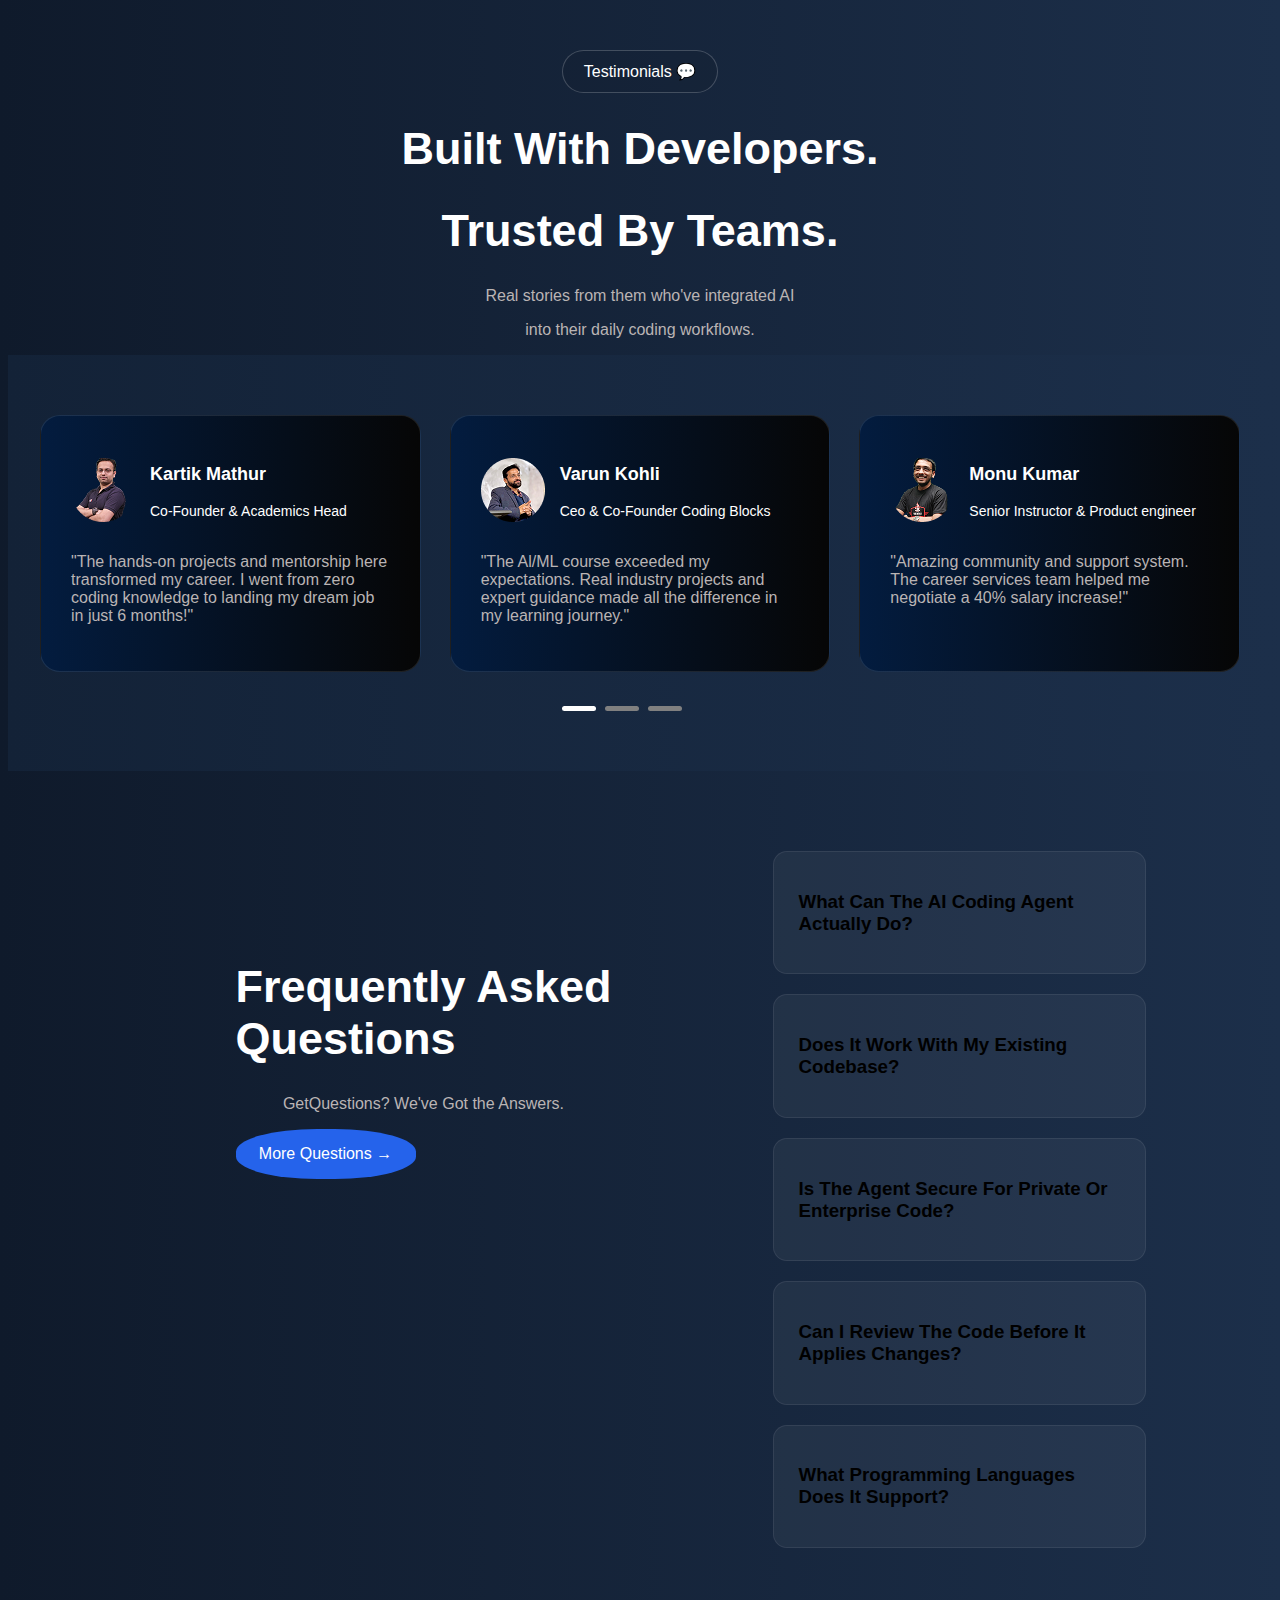
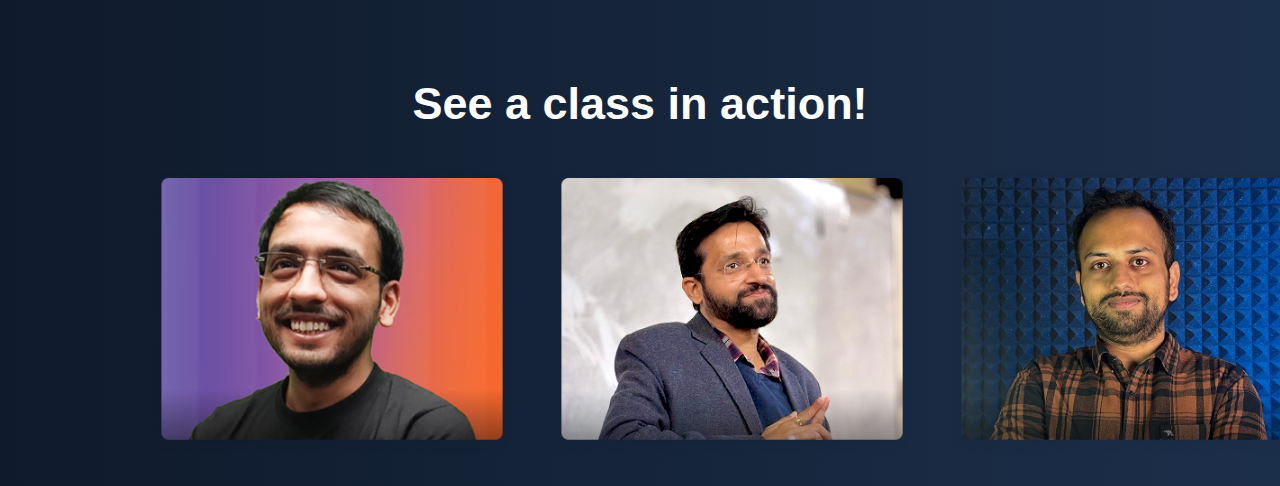
<file: testimonials/index.html>
<!DOCTYPE html>
<html lang="en">
<head>
    <meta charset="UTF-8">
    <meta name="viewport" content="width=device-width, initial-scale=1.0">
    <title>Testimonials</title>
    <link rel="stylesheet" href="style.css">
</head>
<body>
    <div class="test_container">
       <button class="btn">Testimonials 💬</button>
    </div>
    <h1>Built With Developers.</h1>
    <h1>Trusted By Teams.</h1>
    <p>Real stories from them who've integrated AI</p>
       <p>into their daily coding workflows.</p>
    
    <section class="test-section">
      <div class="test-container">

    <!-- card 1 -->
    <div class="card">
      <div class="card-karthiksir">
        <img src="kartikSir.png" alt="Kartiksir">
        <div>
          <h3>Kartik Mathur</h3>
          <p>Co-Founder & Academics Head</p>
        </div>
      </div>
      <p class="text">
        "The hands-on projects and mentorship here transformed my career. 
        I went from zero coding knowledge to landing my dream job in just 6 months!"
      </p>
    </div>

    <div class="card">
      <div class="card-karthiksir">
        <img src="varunSir.png" alt="varunSir">
        <div>
          <h3>Varun Kohli</h3>
          <p>Ceo & Co-Founder Coding Blocks</p>
        </div>
      </div>
      <p class="text">
       "The Al/ML course exceeded my expectations. Real industry projects and expert guidance made all the difference in my learning journey."
      </p>
    </div>

    <div class="card">
      <div class="card-karthiksir">
        <img src="monuSir.png" alt="monuSir">
        <div>
          <h3>Monu Kumar</h3>
          <p>Senior Instructor & Product engineer</p>
        </div>
      </div>
      <p class="text">
       "Amazing community and support system.
       The career services team helped me negotiate a 40% salary increase!"
      </p>
    </div>

  </div>
  <div class="carousels">
    <span class="carousel active"></span>
    <span class="carousel"></span>
    <span class="carousel"></span>
  </div>

</section>


<section class="qns">
  <div class="qns-container">

    <div class="qns">
      <h1>Frequently Asked<br>Questions</h1>
      <p>GetQuestions? We've Got the Answers.</p>
      <a href="#" class="qns-more">More Questions →</a>
    </div>

    <div class="qns-right">

      <div class="faq-item">
  <h3>What Can The AI Coding Agent Actually Do?</h3>
  
</div>

<div class="faq-item">
  <h3>Does It Work With My Existing Codebase?</h3>
  
</div>

<div class="faq-item">
  <h3>Is The Agent Secure For Private Or Enterprise Code?</h3>
  
</div>

<div class="faq-item">
  <h3>Can I Review The Code Before It Applies Changes?</h3>
  
</div>

<div class="faq-item">
  <h3>What Programming Languages Does It Support?</h3>
 
</div>

    </div>
  </div>
</section>

<section class="sectioncard">
    <h1>See a class in action!</h1>
    <div class="card-plays">
      <div class="cardplay">
        <img src="unsplash_Qs_Zkak27Jk.png" alt="Instructor 1">
        <div class="playbtn"></div>
      </div>

      <div class="cardplay">
        <img src="unsplash_Qs_Zkak27Jk (1).png" alt="Instructor 2">
        <div class="playbtn"></div>
      </div>

      <div class="cardplay">
        <img src="unsplash_Qs_Zkak27Jk (2).png" alt="Instructor 3">
        <div class="playbtn"></div>
      </div>
    </div>
  </section>


</body>
</html>
</file>
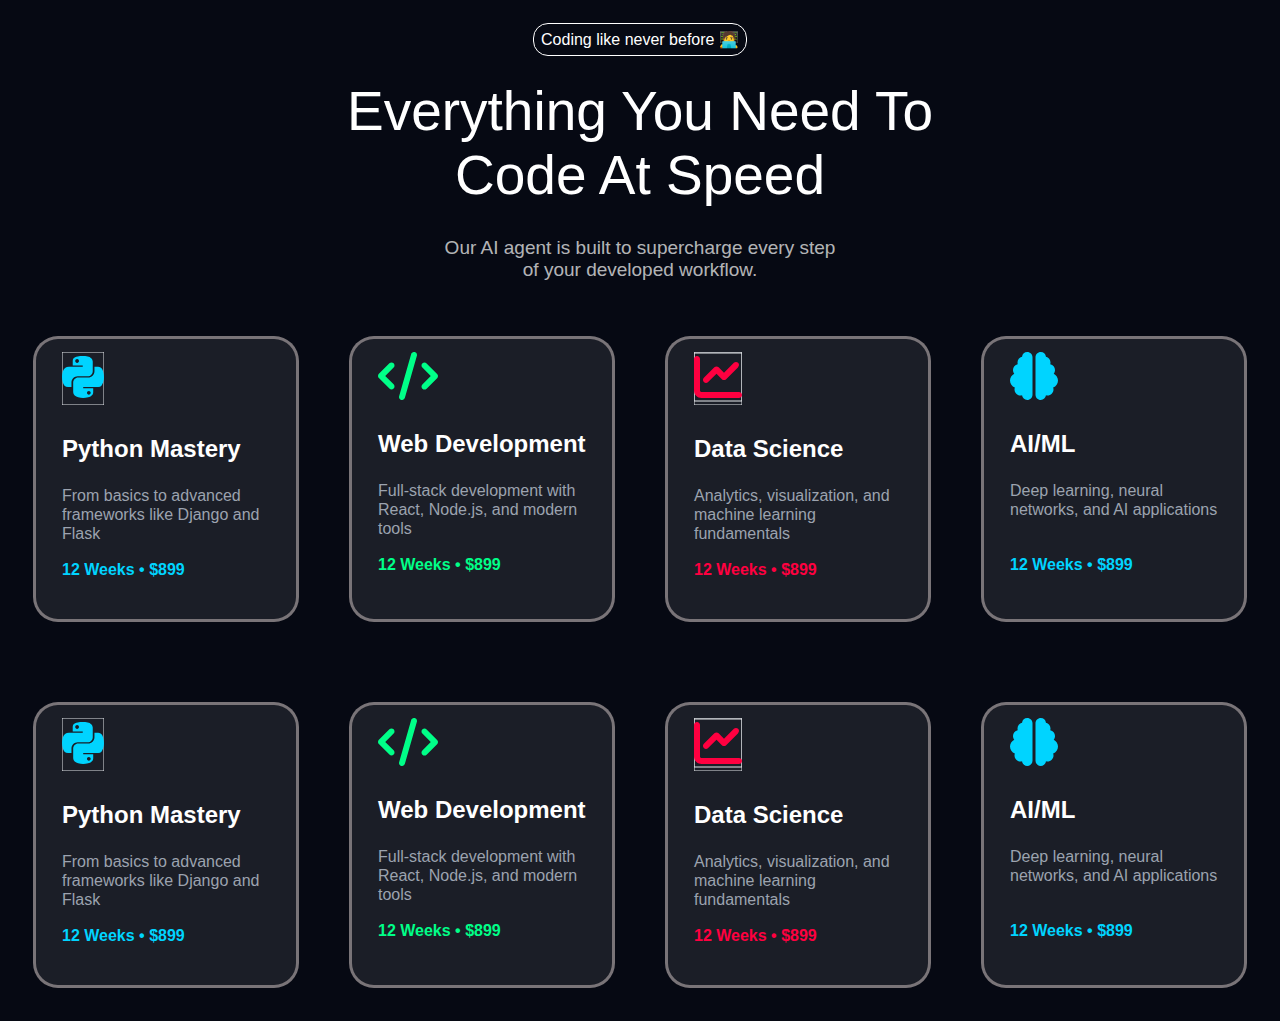
<file: himangshu.html>
<!DOCTYPE html>
<html lang="en">
<head>
    <meta charset="UTF-8">
    <meta name="viewport" content="width=device-width, initial-scale=1.0">
    <title>Document</title>
    <link rel="stylesheet" href="himangshu.css">
</head>
<body>
   
    <div class="top">
        <div>
            <span class="abc">Coding like never before 🧑‍💻 </span>
        </div>
        <div>
            <span class="xyz">
                Everything You Need To <br>
                Code At Speed
            </span>
        </div>
        <div>
            <span class="pqr">
                Our AI agent is built to supercharge every step<br>of your developed workflow.
            </span>
        </div>
    </div>

   <div class="cards">
        <div class="set1 set">
            <div class="card1 card">
                <div class="icon">
                    <img src="assets/python.svg" alt="">
                </div>
                <p class="title">Python Mastery</p>
                <div class="info">
                    <p>From basics to advanced</p>
                    <p>frameworks like Django and</p>
                    <p>Flask</p>
                </div>
                <div class="price">
                    <p style="color:rgba(0, 212, 255, 1);">12 Weeks • $899</p>
                </div>
            </div>
            <div class="card2 card">
                <div class="icon">
                    <img src="assets/Frame.svg" alt="">
                </div>
                <p class="title">Web Development </p>
                <div class="info">
                    <p>Full-stack development with</p>
                    <p>React, Node.js, and modern</p>
                    <p>tools</p>
                </div>
                <div class="price">
                    <p style="color:#00FF88;">12 Weeks • $899</p>
                </div>
            </div>
            <div class="card3 card">
                <div class="icon">
                    <img src="assets/i.svg" alt="">
                </div>
                <p class="title">Data Science</p>
                <div class="info">
                    <p>Analytics, visualization, and</p>
                    <p>machine learning</p>
                    <p>fundamentals</p>
                </div>
                <div class="price">
                    <p style="color: #FF0040;">12 Weeks • $899</p>
                </div>
            </div>
            <div class="card4 card">
                <div class="icon">
                    <img src="assets/svg.svg" alt="">
                </div>
                <p class="title">AI/ML</p>
                <div class="info">
                    <p>Deep learning, neural</p>
                    <p>networks, and AI applications</p>
                    <p>‎ </p>
                </div>
                <div class="price">
                    <p style="color: #00D4FF;">12 Weeks • $899</p>
                </div>
            </div>
        </div>
        <div class="set1 set">
            <div class="card1 card">
                <div class="icon">
                    <img src="assets/python.svg" alt="">
                </div>
                <p class="title">Python Mastery</p>
                <div class="info">
                    <p>From basics to advanced</p>
                    <p>frameworks like Django and</p>
                    <p>Flask</p>
                </div>
                <div class="price">
                    <p style="color:rgba(0, 212, 255, 1);">12 Weeks • $899</p>
                </div>
            </div>
            <div class="card2 card">
                <div class="icon">
                    <img src="assets/Frame.svg" alt="">
                </div>
                <p class="title">Web Development </p>
                <div class="info">
                    <p>Full-stack development with</p>
                    <p>React, Node.js, and modern</p>
                    <p>tools</p>
                </div>
                <div class="price">
                    <p style="color:#00FF88;">12 Weeks • $899</p>
                </div>
            </div>
            <div class="card3 card">
                <div class="icon">
                    <img src="assets/i.svg" alt="">
                </div>
                <p class="title">Data Science</p>
                <div class="info">
                    <p>Analytics, visualization, and</p>
                    <p>machine learning</p>
                    <p>fundamentals</p>
                </div>
                <div class="price">
                    <p style="color: #FF0040;">12 Weeks • $899</p>
                </div>
            </div>
            <div class="card4 card">
                <div class="icon">
                    <img src="assets/svg.svg" alt="">
                </div>
                <p class="title">AI/ML</p>
                <div class="info">
                    <p>Deep learning, neural</p>
                    <p>networks, and AI applications</p>
                    <p>‎ </p>
                </div>
                <div class="price">
                    <p style="color: #00D4FF;">12 Weeks • $899</p>
                </div>
            </div>
        </div>
   </div>
</body>
</html>
</file>
<file: testimonials/style.css>
/*background */
body {
  background: linear-gradient(to right, #0f1a2b, #1c2f4a);
  font-family:sans-serif;
}
.test_container{
  margin-top: 50px;
  display: flex;
  justify-content: center;
  align-items: center;
}
.btn {
  display: flex;
  justify-content: center;
  align-items: center;
  gap: 10px;
  padding: 11px 21px;
  font-size: 16px;
  color:white;
  background: rgba(19, 1, 1, 0.05);
  border: 1px solid rgba(255, 255, 255, 0.2);
  border-radius: 990px;
  
}

.btn:hover {
  background: rgba(255, 255, 255, 0.12);
  border-color: rgba(160, 155, 155, 0.35);
}
h1{
    color: white;
    display: flex;
    justify-content: center; 
    align-items: center;  
    font-size: 5vh;
}
p{
    display: flex;
    color: rgb(186, 180, 180);
    justify-content: center; 
    align-items: center;  
} 


/* card section */

.test-section {
  padding: 60px 20px;
  background: linear-gradient(to right, #132237, #1c2f4a);
}

.test-container {
  max-width: 1200px;
  margin: auto;
  display: flex;
  gap: 29px;
}

.card {
  background: linear-gradient(to left, #060606, #031c3f);
  border-radius: 20px;
  padding: 30px;
  width: 350px;
  color: white;
  border: 1px solid rgba(255, 255, 255, 0.1);
  transition: transform 0.2s ease;
}

.card:hover {
  transform: translateY(-8px);
}

.card-karthiksir {
  display: flex;
  align-items: center;
  gap: 15px;
  margin-bottom: 20px;
}

.ccard-karthiksir img {
  width: 60px;
  height: 60px;
  border-radius: 55%;
}

.card-karthiksir h3 {
  font-size: 18px;
  font-weight: 700;
}

.card-karthiksir p {
  font-size: 14px;
  color: white;
}

.test-text {
  font-size: 14px;
  line-height: 2;
  color: white;
}

.carousels{
  margin-top: 34px;
  display: flex;
  justify-content: center; 
  align-items: center;
  gap: 9px;
  width: 97%;            
}

.carousel {
  width: 34px;
  height: 4.5px;
  background: gray;
  border-radius: 10px;
  display: inline-block;
}

.carousel.active {
  background: white;
}

.qns {
  padding: 80px 10%;
}

.qns-more{
    background-color: #2563eb;
    border-radius: 45%;
    height: 50px;
    width: 180px;
    display: flex;           
    align-items: center;
    justify-content: center;
    text-align: center;
    color: white;
    text-decoration: none;
}

.qns-container {
  display: flex;
  justify-content: space-between;
  gap: 60px;
}


.qns-left {
  flex: 1;
}

.qns-left h1 {
  font-size: 56px;
  font-weight: 600;
  margin-bottom: 20px;
}

.qns-left p {
  color: #9aa4b2;
  margin-bottom: 30px;
}


.qns-right {
  flex: 1.2;
  display: flex;
  flex-direction: column;
  gap: 20px;
}

.faq-item {
  background: rgba(255, 255, 255, 0.05);
  border-radius: 14px;
  padding: 20px 25px;
  border: 1px solid rgba(255, 255, 255, 0.08);
  transition: 0.3s ease;
}

.qns-content {
  margin-top: 15px;
  color: #cbd5e1;
  font-size: 15px;
  line-height: 1.6;
}

.sectioncard {
  padding: 20px 40px;
}

.sectioncard h1 {
  margin-bottom: 37px;
  font-size: 30x;
}

.card-plays {
  display: flex;
  gap: 30px;
}

.cardplay{
  position: relative;
  width: 370px;
  height: 223x;
  border-radius: 17px;
}

.cardplay img {
  margin-left: 99px;
  width: 100%;
  height: 100%;
}

.cardplay:hover img {
  transform: scale(1.02);
  transition: 0.2s ease;
}
</file>
<file: himangshu.css>
body{
    background-color:#060913;
    color:#FFFFFF;
    font-family: sans-serif;
}

.top{
    display: flex;
    flex-direction: column;
    align-items: center;
    margin-top: 30px;

}

.abc{
    margin-top: 10px;
    border: 1px solid white;
    padding: 7px;
    border-radius: 15px;
    font-family: sans-serif;
    
}

.xyz{
    text-align: center;
    display: block;
    margin: 30px auto;
    font-weight: 510;
    font-size: 55px;

}

.pqr{
    text-align: center;
    display: block;
    margin: 0 auto;
    font-size: 19px;
    font-weight: 300;
    color:  #E3E3E3CC;
}


.set{
    display: flex;
    justify-content: center;
    margin-top: 30px;
}

.card{
    border: 3px solid rgba(187, 176, 176, 0.588);
    height: 280px;
    width: 284px;
    border-radius: 25px;
    margin: 25px;
    background-color: #D4D4D41A;


}

.icon ,.title,.info, .price{
    margin-left: 10%;
    margin-top: 5%;
}

.icon{
    margin-bottom: 10%;
}

.title{
    font-size: 24px;
    font-weight: 590;
    color: #FFFFFF;

}
.info p{
    font-size: 16px;
    margin-bottom: 0px;
    margin-top: 1px;
    font-weight: 400;
    color:rgba(156, 163, 175, 1);
;
}
.price{
    margin-top: 7%;
    font-size: 16px;
    font-weight: 600;

}
</file>
